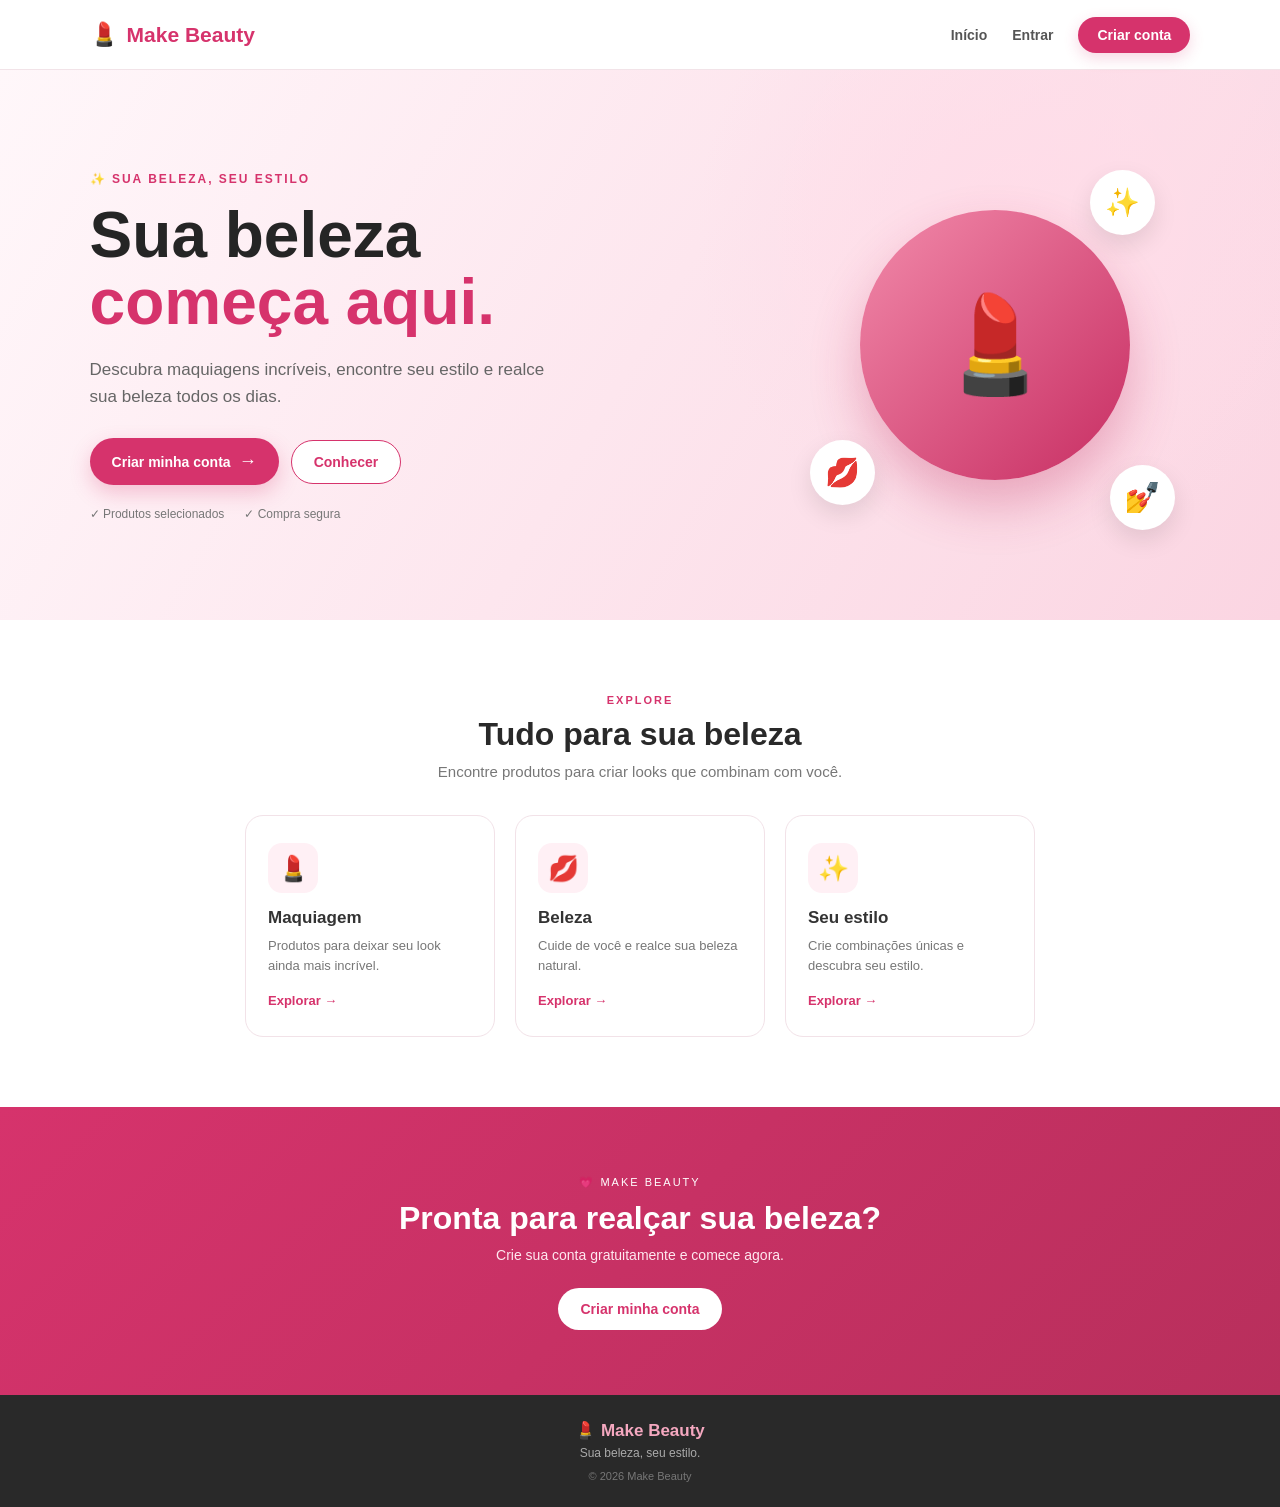
<file: index.html>
<!DOCTYPE html>
<html lang="pt-BR">

<head>
    <meta charset="UTF-8">
    <meta name="viewport" content="width=device-width, initial-scale=1.0">

    <title>Make Beauty | Sua beleza, seu estilo</title>

    <style>

        /* =========================
           RESET
        ========================== */

        * {
            margin: 0;
            padding: 0;
            box-sizing: border-box;
        }

        html {
            scroll-behavior: smooth;
        }

        body {
            font-family: Arial, Helvetica, sans-serif;
            color: #292929;
            background: #ffffff;
            overflow-x: hidden;
        }

        a {
            text-decoration: none;
        }


        /* =========================
           MENU
        ========================== */

        .header {
            width: 100%;
            height: 70px;

            padding: 0 7%;

            display: flex;
            align-items: center;
            justify-content: space-between;

            background: rgba(255, 255, 255, 0.96);

            border-bottom: 1px solid #f2e3e8;

            position: relative;
            z-index: 100;
        }

        .logo {
            display: flex;
            align-items: center;
            gap: 8px;

            color: #d6336c;

            font-size: 21px;
            font-weight: bold;
        }

        .logo span {
            font-size: 23px;
        }

        .menu {
            display: flex;
            align-items: center;
            gap: 25px;
        }

        .menu a {
            color: #555;

            font-size: 14px;
            font-weight: bold;

            transition: 0.2s;
        }

        .menu a:hover {
            color: #d6336c;
        }

        .menu-cadastro {
            padding: 10px 19px;

            background: #d6336c;

            color: white !important;

            border-radius: 25px;

            box-shadow:
                0 5px 15px rgba(214, 51, 108, 0.2);
        }

        .menu-cadastro:hover {
            background: #b52b5b;
        }

        .menu-btn {
            display: none;

            border: none;

            background: none;

            color: #d6336c;

            font-size: 25px;

            cursor: pointer;
        }


        /* =========================
           HERO
        ========================== */

        .hero {
            min-height: 550px;

            padding: 65px 7%;

            display: flex;
            align-items: center;
            justify-content: space-between;

            gap: 40px;

            background:
                radial-gradient(
                    circle at 80% 30%,
                    #ffdce8 0,
                    transparent 30%
                ),
                linear-gradient(
                    120deg,
                    #fff7fa,
                    #fbd5e2
                );

            overflow: hidden;
        }

        .hero-conteudo {
            max-width: 560px;

            animation: aparecer 0.8s ease;
        }

        .destaque {
            display: inline-block;

            margin-bottom: 16px;

            color: #d6336c;

            font-size: 12px;

            font-weight: bold;

            letter-spacing: 2px;
        }

        .hero h1 {
            color: #252525;

            font-size: clamp(42px, 6vw, 64px);

            line-height: 1.05;

            margin-bottom: 20px;
        }

        .hero h1 span {
            display: block;

            color: #d6336c;
        }

        .hero p {
            max-width: 480px;

            margin-bottom: 28px;

            color: #666;

            font-size: 17px;

            line-height: 1.6;
        }


        /* =========================
           BOTÕES
        ========================== */

        .hero-botoes {
            display: flex;

            align-items: center;

            gap: 12px;

            flex-wrap: wrap;
        }

        .botao-principal,
        .botao-secundario,
        .botao-claro {
            display: inline-flex;

            align-items: center;
            justify-content: center;

            gap: 8px;

            padding: 13px 22px;

            border-radius: 25px;

            font-size: 14px;

            font-weight: bold;

            transition: 0.25s;
        }

        .botao-principal {
            background: #d6336c;

            color: white;

            box-shadow:
                0 8px 20px rgba(214, 51, 108, 0.25);
        }

        .botao-principal:hover {
            background: #b52b5b;

            transform: translateY(-3px);
        }

        .botao-principal span {
            font-size: 18px;
        }

        .botao-secundario {
            border: 1px solid #d6336c;

            color: #d6336c;

            background: white;
        }

        .botao-secundario:hover {
            background: #d6336c;

            color: white;
        }


        /* =========================
           CONFIANÇA
        ========================== */

        .confiança {
            display: flex;

            gap: 20px;

            margin-top: 22px;

            color: #777;

            font-size: 12px;
        }


        /* =========================
           VISUAL
        ========================== */

        .hero-visual {
            width: 390px;
            height: 390px;

            position: relative;

            display: flex;

            align-items: center;
            justify-content: center;
        }

        .produto-principal {
            width: 270px;
            height: 270px;

            display: flex;

            align-items: center;
            justify-content: center;

            border-radius: 50%;

            background:
                linear-gradient(
                    135deg,
                    #f28aaa,
                    #c72d62
                );

            color: white;

            font-size: 95px;

            box-shadow:
                0 25px 50px rgba(190, 40, 90, 0.3);

            animation: flutuar 4s ease-in-out infinite;
        }

        .bolha {
            position: absolute;

            width: 65px;
            height: 65px;

            display: flex;

            align-items: center;
            justify-content: center;

            background: white;

            border-radius: 50%;

            font-size: 28px;

            box-shadow:
                0 10px 25px rgba(0, 0, 0, 0.1);

            animation: flutuar 3s ease-in-out infinite;
        }

        .bolha-1 {
            top: 20px;
            right: 35px;
        }

        .bolha-2 {
            bottom: 35px;
            left: 10px;

            animation-delay: 0.5s;
        }

        .bolha-3 {
            bottom: 10px;
            right: 15px;

            animation-delay: 1s;
        }


        /* =========================
           DESTAQUES
        ========================== */

        .destaques {
            padding: 70px 7%;

            text-align: center;

            background: #ffffff;
        }

        .mini-titulo {
            color: #d6336c;

            font-size: 11px;

            font-weight: bold;

            letter-spacing: 2px;
        }

        .destaques h2 {
            margin-top: 8px;

            font-size: 32px;

            color: #292929;
        }

        .texto-secao {
            margin: 10px auto 35px;

            color: #777;

            font-size: 15px;
        }


        /* =========================
           CARDS
        ========================== */

        .cards {
            display: flex;

            justify-content: center;

            gap: 20px;

            flex-wrap: wrap;
        }

        .card {
            width: 250px;

            padding: 27px 22px;

            border: 1px solid #f2e2e8;

            border-radius: 18px;

            background: #fff;

            text-align: left;

            transition: 0.3s;

            cursor: pointer;
        }

        .card:hover {
            transform: translateY(-7px);

            border-color: #f3b4c8;

            box-shadow:
                0 15px 30px rgba(180, 50, 100, 0.1);
        }

        .card-icone {
            width: 50px;
            height: 50px;

            display: flex;

            align-items: center;
            justify-content: center;

            margin-bottom: 15px;

            border-radius: 14px;

            background: #fff0f5;

            font-size: 25px;
        }

        .card h3 {
            margin-bottom: 8px;

            color: #333;

            font-size: 17px;
        }

        .card p {
            min-height: 42px;

            color: #777;

            font-size: 13px;

            line-height: 1.5;
        }

        .card a {
            display: inline-block;

            margin-top: 15px;

            color: #d6336c;

            font-size: 13px;

            font-weight: bold;
        }


        /* =========================
           CHAMADA
        ========================== */

        .chamada {
            padding: 65px 20px;

            text-align: center;

            background:
                linear-gradient(
                    135deg,
                    #d6336c,
                    #b82f5c
                );

            color: white;
        }

        .chamada span {
            font-size: 11px;

            letter-spacing: 2px;
        }

        .chamada h2 {
            max-width: 500px;

            margin: 10px auto;

            font-size: 32px;
        }

        .chamada p {
            margin-bottom: 25px;

            color: #ffe8f0;

            font-size: 14px;
        }

        .botao-claro {
            background: white;

            color: #d6336c;
        }

        .botao-claro:hover {
            transform: translateY(-3px);

            box-shadow:
                0 8px 20px rgba(0, 0, 0, 0.15);
        }


        /* =========================
           RODAPÉ
        ========================== */

        .footer {
            padding: 25px 20px;

            text-align: center;

            background: #292929;

            color: #aaa;

            font-size: 12px;
        }

        .footer-logo {
            margin-bottom: 5px;

            color: #f5a8c0;

            font-size: 17px;

            font-weight: bold;
        }

        .footer span {
            display: block;

            margin-top: 10px;

            color: #777;

            font-size: 11px;
        }


        /* =========================
           ANIMAÇÕES
        ========================== */

        @keyframes aparecer {

            from {
                opacity: 0;
                transform: translateY(20px);
            }

            to {
                opacity: 1;
                transform: translateY(0);
            }

        }

        @keyframes flutuar {

            0%,
            100% {
                transform: translateY(0);
            }

            50% {
                transform: translateY(-10px);
            }

        }


        /* =========================
           CELULAR
        ========================== */

        @media (max-width: 800px) {

            .header {
                padding: 0 20px;
            }

            .menu-btn {
                display: block;
            }

            .menu {
                display: none;

                position: absolute;

                top: 70px;
                left: 0;

                width: 100%;

                padding: 15px 20px;

                flex-direction: column;

                align-items: stretch;

                gap: 8px;

                background: white;

                box-shadow:
                    0 10px 20px rgba(0, 0, 0, 0.08);
            }

            .menu.ativo {
                display: flex;
            }

            .menu a {
                padding: 12px;

                text-align: center;
            }

            .hero {
                padding: 55px 20px;

                flex-direction: column;

                text-align: center;
            }

            .hero p {
                margin-left: auto;
                margin-right: auto;
            }

            .hero-botoes {
                justify-content: center;
            }

            .confiança {
                justify-content: center;

                flex-wrap: wrap;
            }

            .hero-visual {
                width: 280px;
                height: 280px;
            }

            .produto-principal {
                width: 200px;
                height: 200px;

                font-size: 70px;
            }

            .bolha {
                width: 50px;
                height: 50px;

                font-size: 22px;
            }

            .destaques {
                padding: 50px 20px;
            }

        }


        @media (max-width: 500px) {

            .hero h1 {
                font-size: 40px;
            }

            .destaques h2 {
                font-size: 27px;
            }

            .card {
                width: 100%;
                max-width: 320px;
            }

            .chamada h2 {
                font-size: 27px;
            }

            .confiança {
                gap: 10px;
            }

        }

    </style>

</head>

<body>


    <!-- =========================
         MENU
    ========================== -->

    <header class="header">

        <a href="index.html" class="logo">
            <span>💄</span>
            Make Beauty
        </a>

        <button
            class="menu-btn"
            id="menuBtn"
            aria-label="Abrir menu"
        >
            ☰
        </button>

        <nav class="menu" id="menu">

            <a href="index.html">
                Início
            </a>

            <a href="login.html">
                Entrar
            </a>

            <a
                href="cadastro.html"
                class="menu-cadastro"
            >
                Criar conta
            </a>

        </nav>

    </header>


    <!-- =========================
         PRINCIPAL
    ========================== -->

    <main>

        <section class="hero">

            <div class="hero-conteudo">

                <span class="destaque">
                    ✨ SUA BELEZA, SEU ESTILO
                </span>

                <h1>
                    Sua beleza
                    <span>começa aqui.</span>
                </h1>

                <p>
                    Descubra maquiagens incríveis,
                    encontre seu estilo e realce
                    sua beleza todos os dias.
                </p>

                <div class="hero-botoes">

                    <a
                        href="cadastro.html"
                        class="botao-principal"
                    >
                        Criar minha conta
                        <span>→</span>
                    </a>

                    <a
                        href="#destaques"
                        class="botao-secundario"
                    >
                        Conhecer
                    </a>

                </div>

                <div class="confiança">

                    <span>✓ Produtos selecionados</span>
                    <span>✓ Compra segura</span>

                </div>

            </div>


            <div class="hero-visual">

                <div class="produto-principal">
                    💄
                </div>

                <div class="bolha bolha-1">
                    ✨
                </div>

                <div class="bolha bolha-2">
                    💋
                </div>

                <div class="bolha bolha-3">
                    💅
                </div>

            </div>

        </section>


        <!-- =========================
             DESTAQUES
        ========================== -->

        <section
            class="destaques"
            id="destaques"
        >

            <span class="mini-titulo">
                EXPLORE
            </span>

            <h2>
                Tudo para sua beleza
            </h2>

            <p class="texto-secao">
                Encontre produtos para criar
                looks que combinam com você.
            </p>


            <div class="cards">

                <div class="card">

                    <div class="card-icone">
                        💄
                    </div>

                    <h3>
                        Maquiagem
                    </h3>

                    <p>
                        Produtos para deixar
                        seu look ainda mais incrível.
                    </p>

                    <a href="cadastro.html">
                        Explorar →
                    </a>

                </div>


                <div class="card">

                    <div class="card-icone">
                        💋
                    </div>

                    <h3>
                        Beleza
                    </h3>

                    <p>
                        Cuide de você e realce
                        sua beleza natural.
                    </p>

                    <a href="cadastro.html">
                        Explorar →
                    </a>

                </div>


                <div class="card">

                    <div class="card-icone">
                        ✨
                    </div>

                    <h3>
                        Seu estilo
                    </h3>

                    <p>
                        Crie combinações únicas
                        e descubra seu estilo.
                    </p>

                    <a href="cadastro.html">
                        Explorar →
                    </a>

                </div>

            </div>

        </section>


        <!-- =========================
             CHAMADA PARA CADASTRO
        ========================== -->

        <section class="chamada">

            <span>
                💗 MAKE BEAUTY
            </span>

            <h2>
                Pronta para realçar
                sua beleza?
            </h2>

            <p>
                Crie sua conta gratuitamente
                e comece agora.
            </p>

            <a
                href="cadastro.html"
                class="botao-claro"
            >
                Criar minha conta
            </a>

        </section>

    </main>


    <!-- =========================
         RODAPÉ
    ========================== -->

    <footer class="footer">

        <div class="footer-logo">
            💄 Make Beauty
        </div>

        <p>
            Sua beleza, seu estilo.
        </p>

        <span>
            © 2026 Make Beauty
        </span>

    </footer>


    <!-- =========================
         JAVASCRIPT
    ========================== -->

    <script>

        // MENU MOBILE

        const menuBtn = document.getElementById("menuBtn");
        const menu = document.getElementById("menu");

        menuBtn.addEventListener("click", function () {

            menu.classList.toggle("ativo");

            if (menu.classList.contains("ativo")) {

                menuBtn.textContent = "✕";

            } else {

                menuBtn.textContent = "☰";

            }

        });


        // FECHAR MENU AO CLICAR EM UM LINK

        const links = document.querySelectorAll(".menu a");

        links.forEach(function (link) {

            link.addEventListener("click", function () {

                menu.classList.remove("ativo");

                menuBtn.textContent = "☰";

            });

        });


        // EFEITO NOS CARDS

        const cards = document.querySelectorAll(".card");

        cards.forEach(function (card) {

            card.addEventListener("mouseenter", function () {

                card.style.transform = "translateY(-8px)";

            });

            card.addEventListener("mouseleave", function () {

                card.style.transform = "translateY(0)";

            });

        });

    </script>

</body>

</html>
</file>
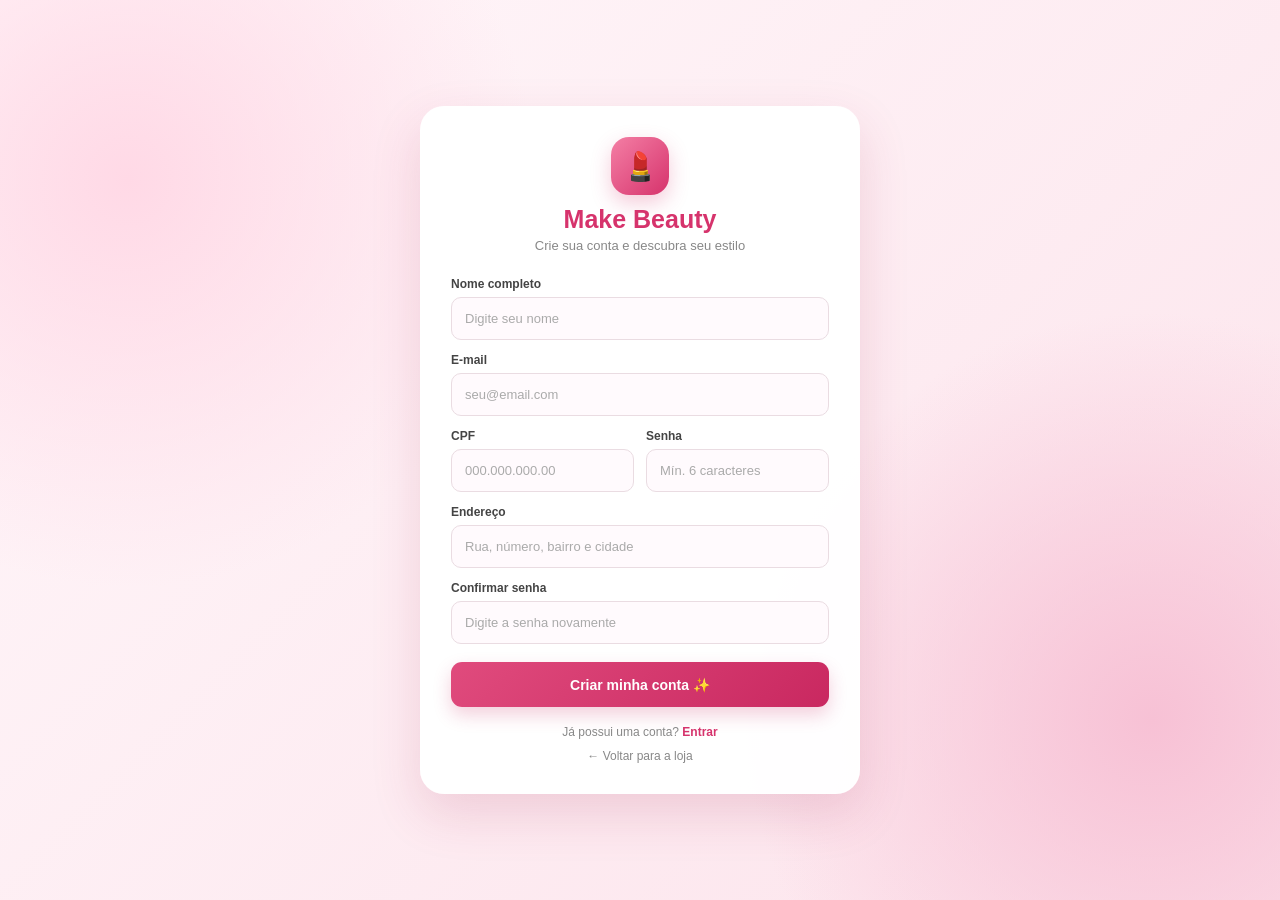
<file: cadastro.html>
<!DOCTYPE html>
<html lang="pt-BR">

<head>
    <meta charset="UTF-8">
    <meta name="viewport" content="width=device-width, initial-scale=1.0">

    <title>Criar Conta | Make Beauty</title>

    <style>

        /* =========================
           RESET
        ========================== */

        * {
            margin: 0;
            padding: 0;
            box-sizing: border-box;
        }

        body {
            min-height: 100vh;

            font-family: Arial, Helvetica, sans-serif;

            display: flex;
            align-items: center;
            justify-content: center;

            padding: 20px;

            color: #333;

            background:
                radial-gradient(
                    circle at 10% 20%,
                    #ffd9e6,
                    transparent 30%
                ),
                radial-gradient(
                    circle at 90% 80%,
                    #f7c1d5,
                    transparent 30%
                ),
                linear-gradient(
                    135deg,
                    #fff7fa,
                    #fce3eb
                );
        }


        /* =========================
           CONTAINER
        ========================== */

        .cadastro-container {
            width: 100%;
            max-width: 440px;
        }

        .cadastro-box {
            width: 100%;

            padding: 30px;

            background: rgba(255, 255, 255, 0.96);

            border: 1px solid rgba(255, 255, 255, 0.8);

            border-radius: 24px;

            box-shadow:
                0 20px 50px rgba(170, 45, 90, 0.16);

            animation: aparecer 0.6s ease;
        }


        /* =========================
           LOGO
        ========================== */

        .logo {
            width: 58px;
            height: 58px;

            margin: 0 auto 10px;

            display: flex;
            align-items: center;
            justify-content: center;

            border-radius: 18px;

            background:
                linear-gradient(
                    135deg,
                    #f47fa5,
                    #d6336c
                );

            color: white;

            font-size: 28px;

            box-shadow:
                0 8px 20px rgba(214, 51, 108, 0.25);
        }

        h1 {
            text-align: center;

            color: #d6336c;

            font-size: 25px;

            margin-bottom: 4px;
        }

        .subtitulo {
            text-align: center;

            color: #888;

            font-size: 13px;

            margin-bottom: 24px;
        }


        /* =========================
           CAMPOS
        ========================== */

        .campo {
            margin-bottom: 13px;
        }

        .campo label {
            display: block;

            margin-bottom: 6px;

            color: #444;

            font-size: 12px;

            font-weight: bold;
        }

        .campo input {
            width: 100%;

            height: 43px;

            padding: 0 13px;

            border: 1px solid #eadce2;

            border-radius: 10px;

            outline: none;

            background: #fffafd;

            color: #333;

            font-size: 13px;

            transition: 0.25s;
        }

        .campo input:hover {
            border-color: #e5a6bb;
        }

        .campo input:focus {
            border-color: #d6336c;

            background: white;

            box-shadow:
                0 0 0 3px rgba(214, 51, 108, 0.08);
        }

        .campo input::placeholder {
            color: #aaa;
        }


        /* =========================
           DUAS COLUNAS
        ========================== */

        .linha {
            display: grid;

            grid-template-columns: 1fr 1fr;

            gap: 12px;
        }


        /* =========================
           BOTÃO
        ========================== */

        .botao {
            width: 100%;

            height: 45px;

            margin-top: 5px;

            border: none;

            border-radius: 11px;

            background:
                linear-gradient(
                    135deg,
                    #e04b7d,
                    #c92860
                );

            color: white;

            font-size: 14px;

            font-weight: bold;

            cursor: pointer;

            box-shadow:
                0 8px 18px rgba(201, 40, 96, 0.22);

            transition: 0.25s;
        }

        .botao:hover {
            transform: translateY(-2px);

            box-shadow:
                0 12px 24px rgba(201, 40, 96, 0.3);
        }

        .botao:active {
            transform: scale(0.98);
        }


        /* =========================
           MENSAGEM
        ========================== */

        #mensagem {
            margin-top: 12px;

            padding: 9px;

            border-radius: 9px;

            text-align: center;

            font-size: 12px;
        }

        #mensagem:empty {
            display: none;
        }

        #mensagem.erro {
            background: #ffe4e8;

            color: #b4233c;
        }

        #mensagem.sucesso {
            background: #e2f8e9;

            color: #18743a;
        }


        /* =========================
           LINKS
        ========================== */

        .links {
            margin-top: 18px;

            text-align: center;

            color: #888;

            font-size: 12px;
        }

        .links p {
            margin-bottom: 10px;
        }

        .links a {
            color: #d6336c;

            font-weight: bold;

            text-decoration: none;
        }

        .links a:hover {
            text-decoration: underline;
        }

        .voltar {
            color: #888 !important;

            font-weight: normal !important;
        }


        /* =========================
           ANIMAÇÃO
        ========================== */

        @keyframes aparecer {

            from {
                opacity: 0;

                transform:
                    translateY(20px)
                    scale(0.98);
            }

            to {
                opacity: 1;

                transform:
                    translateY(0)
                    scale(1);
            }

        }


        /* =========================
           CELULAR
        ========================== */

        @media (max-width: 500px) {

            body {
                padding: 12px;
            }

            .cadastro-box {
                padding: 24px 18px;

                border-radius: 20px;
            }

            .linha {
                grid-template-columns: 1fr;

                gap: 0;
            }

            h1 {
                font-size: 23px;
            }

        }

    </style>

</head>

<body>


    <main class="cadastro-container">

        <div class="cadastro-box">

            <!-- LOGO -->

            <div class="logo">
                💄
            </div>

            <h1>
                Make Beauty
            </h1>

            <p class="subtitulo">
                Crie sua conta e descubra seu estilo
            </p>


            <!-- FORMULÁRIO -->

            <form id="cadastroForm">


                <!-- NOME -->

                <div class="campo">

                    <label for="nome">
                        Nome completo
                    </label>

                    <input
                        type="text"
                        id="nome"
                        name="nome"
                        placeholder="Digite seu nome"
                        autocomplete="name"
                        required
                    >

                </div>


                <!-- EMAIL -->

                <div class="campo">

                    <label for="email">
                        E-mail
                    </label>

                    <input
                        type="email"
                        id="email"
                        name="email"
                        placeholder="seu@email.com"
                        autocomplete="email"
                        required
                    >

                </div>


                <!-- CPF E SENHA -->

                <div class="linha">

                    <div class="campo">

                        <label for="cpf">
                            CPF
                        </label>

                        <input
                            type="text"
                            id="cpf"
                            name="cpf"
                            placeholder="000.000.000.00"
                            maxlength="13"
                            inputmode="numeric"
                            autocomplete="off"
                            required
                        >

                    </div>


                    <div class="campo">

                        <label for="senha">
                            Senha
                        </label>

                        <input
                            type="password"
                            id="senha"
                            name="senha"
                            placeholder="Mín. 6 caracteres"
                            minlength="6"
                            autocomplete="new-password"
                            required
                        >

                    </div>

                </div>


                <!-- ENDEREÇO -->

                <div class="campo">

                    <label for="endereco">
                        Endereço
                    </label>

                    <input
                        type="text"
                        id="endereco"
                        name="endereco"
                        placeholder="Rua, número, bairro e cidade"
                        autocomplete="street-address"
                        required
                    >

                </div>


                <!-- CONFIRMAR SENHA -->

                <div class="campo">

                    <label for="confirmarSenha">
                        Confirmar senha
                    </label>

                    <input
                        type="password"
                        id="confirmarSenha"
                        name="confirmarSenha"
                        placeholder="Digite a senha novamente"
                        minlength="6"
                        autocomplete="new-password"
                        required
                    >

                </div>


                <!-- BOTÃO -->

                <button
                    type="submit"
                    class="botao"
                >
                    Criar minha conta ✨
                </button>

            </form>


            <!-- MENSAGEM -->

            <div id="mensagem"></div>


            <!-- LINKS -->

            <div class="links">

                <p>
                    Já possui uma conta?
                    <a href="login.html">
                        Entrar
                    </a>
                </p>

                <a
                    href="index.html"
                    class="voltar"
                >
                    ← Voltar para a loja
                </a>

            </div>

        </div>

    </main>


    <!-- =========================
         JAVASCRIPT
    ========================== -->

    <script>

        const form =
            document.getElementById("cadastroForm");

        const cpf =
            document.getElementById("cpf");

        const senha =
            document.getElementById("senha");

        const confirmarSenha =
            document.getElementById("confirmarSenha");

        const mensagem =
            document.getElementById("mensagem");


        // =========================
        // FORMATAÇÃO DO CPF
        // =========================

        cpf.addEventListener("input", function () {

            let valor = cpf.value;

            // Aceita somente números
            valor = valor.replace(/\D/g, "");

            // Limita a 11 números
            valor = valor.substring(0, 11);

            // Formata CPF
            if (valor.length > 9) {

                valor =
                    valor.replace(
                        /^(\d{3})(\d{3})(\d{3})(\d{0,2}).*/,
                        "$1.$2.$3.$4"
                    );

            } else if (valor.length > 6) {

                valor =
                    valor.replace(
                        /^(\d{3})(\d{3})(\d{0,3}).*/,
                        "$1.$2.$3"
                    );

            } else if (valor.length > 3) {

                valor =
                    valor.replace(
                        /^(\d{3})(\d{0,3}).*/,
                        "$1.$2"
                    );

            }

            cpf.value = valor;

        });


        // =========================
        // ENVIO DO FORMULÁRIO
        // =========================

        form.addEventListener("submit", function (event) {

            event.preventDefault();

            mensagem.className = "";

            mensagem.textContent = "";


            // Verificar senha

            if (senha.value.length < 6) {

                mensagem.textContent =
                    "A senha precisa ter pelo menos 6 caracteres.";

                mensagem.classList.add("erro");

                senha.focus();

                return;
            }


            // Verificar confirmação

            if (senha.value !== confirmarSenha.value) {

                mensagem.textContent =
                    "As senhas não são iguais.";

                mensagem.classList.add("erro");

                confirmarSenha.focus();

                return;
            }


            // Verificar CPF

            const cpfNumeros =
                cpf.value.replace(/\D/g, "");

            if (cpfNumeros.length !== 11) {

                mensagem.textContent =
                    "Digite um CPF válido com 11 números.";

                mensagem.classList.add("erro");

                cpf.focus();

                return;
            }


            // Sucesso

            mensagem.textContent =
                "Conta criada com sucesso! 💗";

            mensagem.classList.add("sucesso");


            // Limpa o formulário

            form.reset();

        });

    </script>

</body>

</html>
</file>
